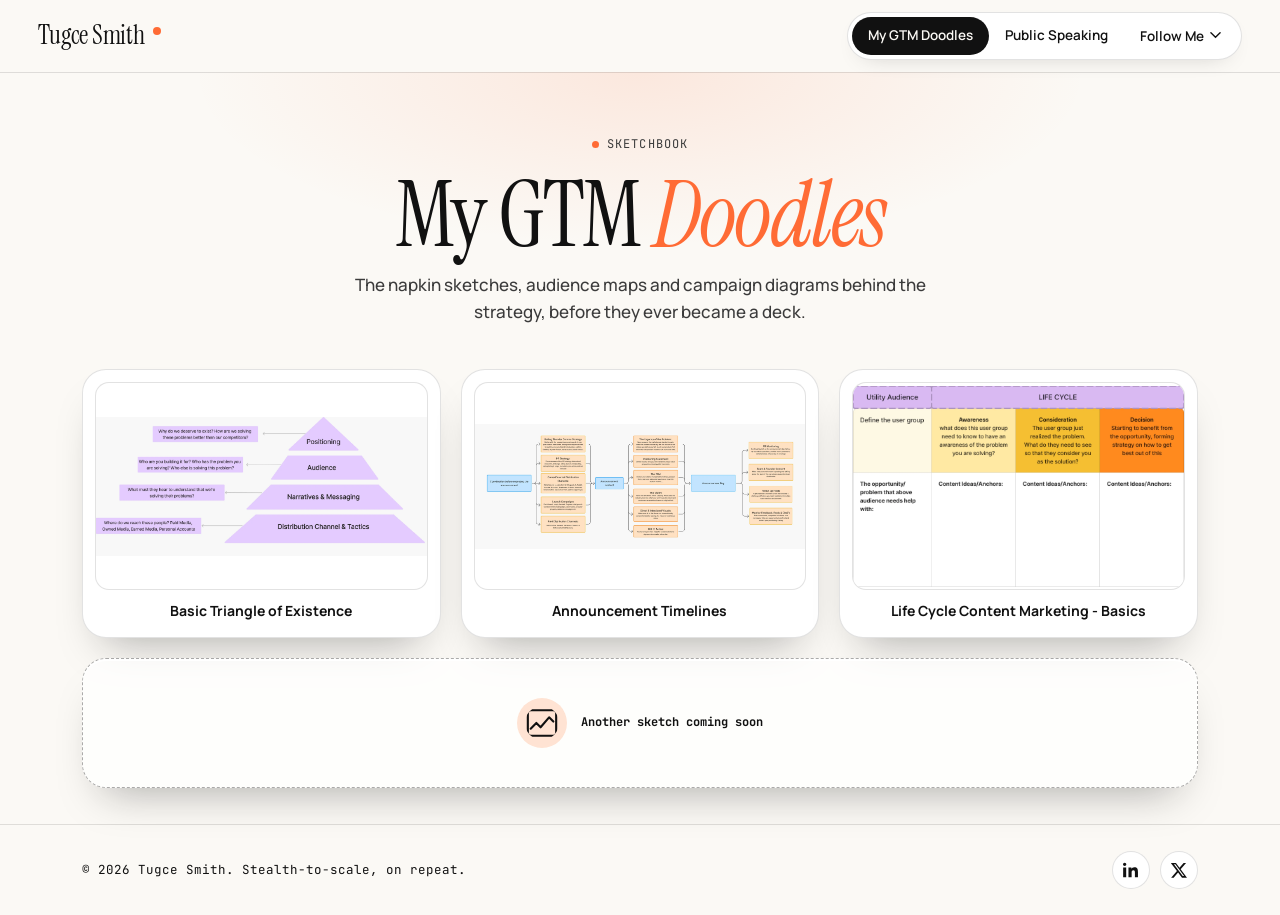
<file: doodles.html>
<!DOCTYPE html>
<html lang="en">
<head>
<meta charset="UTF-8">
<meta name="viewport" content="width=device-width, initial-scale=1.0">
<title>My GTM Doodles - Tugce Smith</title>
<link rel="icon" href="favicon.svg" type="image/svg+xml">
<link rel="icon" href="favicon-32.png" sizes="32x32" type="image/png">
<link rel="shortcut icon" href="favicon.ico">
<link rel="apple-touch-icon" href="apple-touch-icon.png">
<meta name="theme-color" content="#FBF9F5">
<script async src="https://www.googletagmanager.com/gtm.js?id=GTM-WJCMKFCZ"></script>
<script>window.dataLayer=window.dataLayer||[];function gtag(){dataLayer.push(arguments);}gtag('js',new Date());</script>
<link rel="stylesheet" href="styles.css">
<link rel="canonical" href="https://tbasmith.marketing/doodles">
</head>
<body>

<header class="site-header">
  <nav class="nav">
    <a href="/" class="logo">Tugce Smith</a>
    <button class="burger" aria-label="Toggle menu"><span></span><span></span><span></span></button>
    <div class="nav-menu">
      <div class="nav-links">
        <a href="/doodles" class="current">My GTM Doodles</a>
        <a href="/speaking">Public Speaking</a>
      </div>
      <div class="follow-wrap">
        <button class="follow-btn">Follow Me
          <svg viewBox="0 0 12 8" fill="none"><path d="M1 1L6 6L11 1" stroke="currentColor" stroke-width="1.5" stroke-linecap="round"/></svg>
        </button>
        <div class="follow-menu">
          <a href="https://linkedin.com/in/tugcesmith" target="_blank" rel="noopener">
            <svg viewBox="0 0 24 24" fill="currentColor" width="14" height="14"><path d="M4.98 3.5C4.98 4.88 3.86 6 2.5 6S0 4.88 0 3.5 1.12 1 2.5 1 4.98 2.12 4.98 3.5zM.22 8.24H4.8V23H.22V8.24zM8.2 8.24h4.38v2.02h.06c.61-1.15 2.1-2.37 4.32-2.37 4.62 0 5.47 3.04 5.47 6.99V23h-4.57v-6.86c0-1.64-.03-3.74-2.28-3.74-2.29 0-2.64 1.79-2.64 3.62V23H8.2V8.24z"/></svg>
            LinkedIn
          </a>
          <a href="https://x.com/tugcesmith" target="_blank" rel="noopener">
            <svg viewBox="0 0 24 24" fill="currentColor" width="14" height="14"><path d="M18.9 1.5h3.7l-8.1 9.3 9.5 12.7h-7.5l-5.9-7.7-6.7 7.7H0.2l8.7-10-9.1-12h7.6l5.3 7.1 6.2-7.1zm-1.3 19.5h2L6.5 3.4h-2.1l13.2 17.6z"/></svg>
            X / Twitter
          </a>
        </div>
      </div>
    </div>
  </nav>
</header>

<section class="page-hero">
  <div class="wrap" data-reveal>
    <div class="eyebrow">Sketchbook</div>
    <h1>My GTM <em>Doodles</em></h1>
    <p>The napkin sketches, audience maps and campaign diagrams behind the strategy, before they ever became a deck.</p>
  </div>
</section>

<section class="doodle-grid wrap">
  <a class="doodle-card has-img" href="#" data-full="1" aria-label="Open Basic Triangle of Existence"><div class="doodle-img"><img loading="lazy" decoding="async" src="images/doodle_triangle.webp" alt="Basic Triangle of Existence"></div><span>Basic Triangle of Existence</span></a><a class="doodle-card has-img" href="#" data-full="1" aria-label="Open Announcement Timelines"><div class="doodle-img"><img loading="lazy" decoding="async" src="images/doodle_timeline.webp" alt="Announcement Timelines"></div><span>Announcement Timelines</span></a><a class="doodle-card has-img" href="#" data-full="1" aria-label="Open Life Cycle Content Marketing - Basics"><div class="doodle-img"><img loading="lazy" decoding="async" src="images/doodle_lifecycle.webp" alt="Life Cycle Content Marketing - Basics"></div><span>Life Cycle Content Marketing - Basics</span></a><div class="doodle-card ph"><svg viewBox="0 0 24 24" fill="none"><path d="M4 16l4-4 3 3 6-7 3 3" stroke="currentColor" stroke-width="1.5" stroke-linecap="round" stroke-linejoin="round"/><rect x="2" y="3" width="20" height="18" rx="2" stroke="currentColor" stroke-width="1.5"/></svg><span>Another sketch coming soon</span></div>
</section>

<footer>
  <div class="wrap footer-row">
    <span>© 2026 Tugce Smith. Stealth-to-scale, on repeat.</span>
    <div class="footer-socials">
      <a href="https://linkedin.com/in/tugcesmith" target="_blank" rel="noopener" aria-label="LinkedIn">
        <svg viewBox="0 0 24 24"><path d="M4.98 3.5C4.98 4.88 3.86 6 2.5 6S0 4.88 0 3.5 1.12 1 2.5 1 4.98 2.12 4.98 3.5zM.22 8.24H4.8V23H.22V8.24zM8.2 8.24h4.38v2.02h.06c.61-1.15 2.1-2.37 4.32-2.37 4.62 0 5.47 3.04 5.47 6.99V23h-4.57v-6.86c0-1.64-.03-3.74-2.28-3.74-2.29 0-2.64 1.79-2.64 3.62V23H8.2V8.24z"/></svg>
      </a>
      <a href="https://x.com/tugcesmith" target="_blank" rel="noopener" aria-label="X / Twitter">
        <svg viewBox="0 0 24 24"><path d="M18.9 1.5h3.7l-8.1 9.3 9.5 12.7h-7.5l-5.9-7.7-6.7 7.7H0.2l8.7-10-9.1-12h7.6l5.3 7.1 6.2-7.1zm-1.3 19.5h2L6.5 3.4h-2.1l13.2 17.6z"/></svg>
      </a>
    </div>
  </div>
</footer>

<div class="lightbox" id="lightbox" hidden><button class="lb-close" aria-label="Close">&times;</button><div class="lb-scroll"><img alt=""></div></div>
<script src="script.js" defer></script>
</body>
</html>
</file>
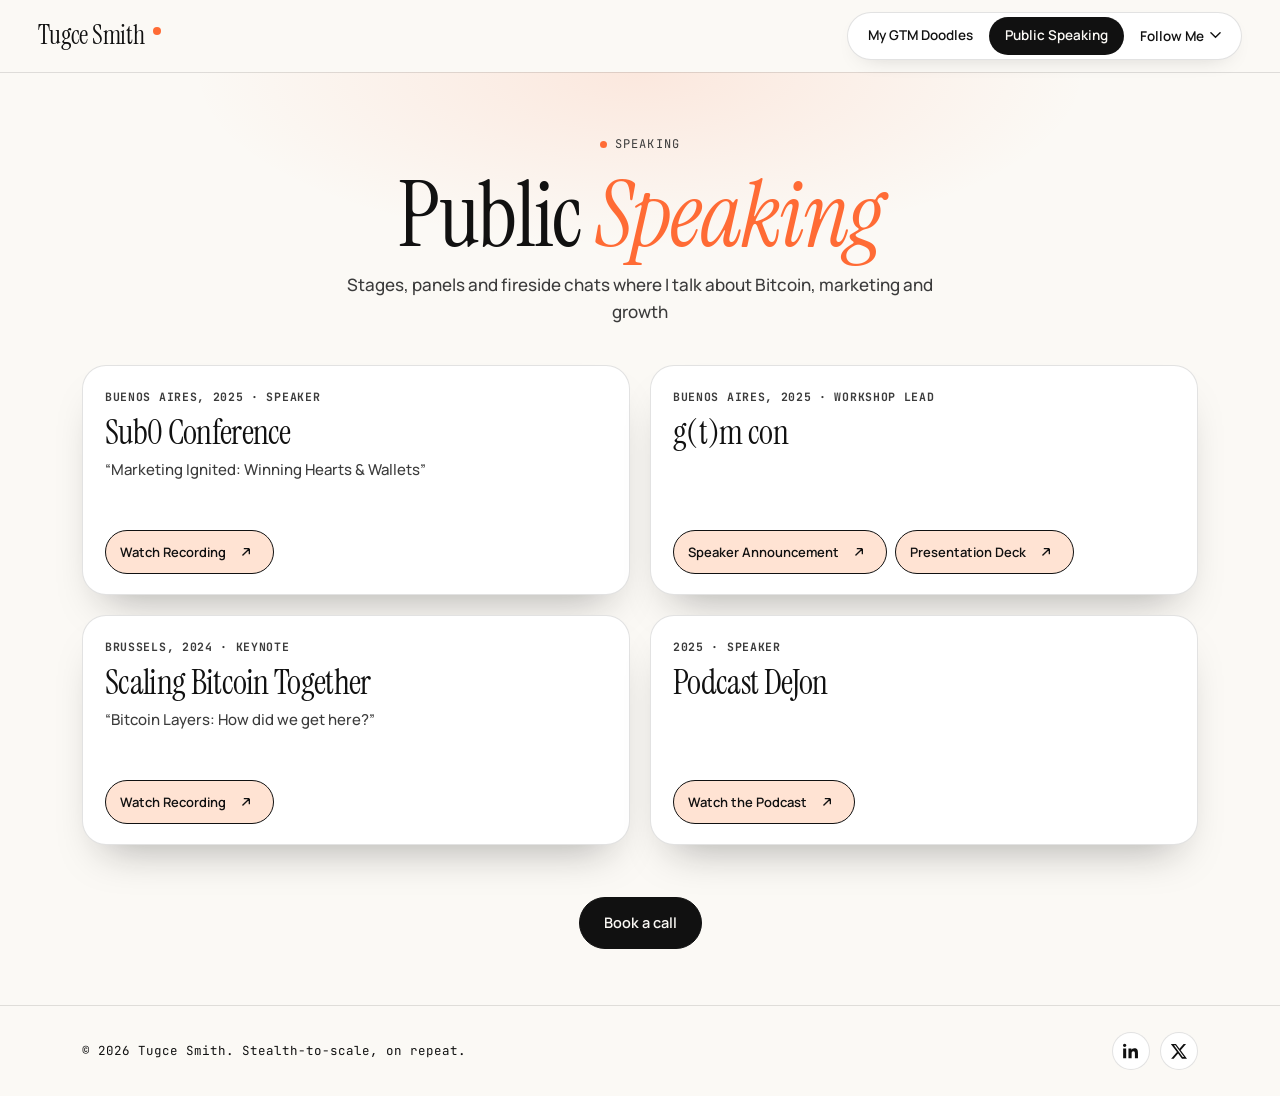
<file: speaking.html>
<!DOCTYPE html>
<html lang="en">
<head>
<meta charset="UTF-8">
<meta name="viewport" content="width=device-width, initial-scale=1.0">
<title>Public Speaking - Tugce Smith</title>
<link rel="icon" href="favicon.svg" type="image/svg+xml">
<link rel="icon" href="favicon-32.png" sizes="32x32" type="image/png">
<link rel="shortcut icon" href="favicon.ico">
<link rel="apple-touch-icon" href="apple-touch-icon.png">
<meta name="theme-color" content="#FBF9F5">
<script async src="https://www.googletagmanager.com/gtm.js?id=GTM-WJCMKFCZ"></script>
<script>window.dataLayer=window.dataLayer||[];function gtag(){dataLayer.push(arguments);}gtag('js',new Date());</script>
<link rel="stylesheet" href="styles.css">
<link rel="canonical" href="https://tbasmith.marketing/speaking">
</head>
<body>

<header class="site-header">
  <nav class="nav">
    <a href="/" class="logo">Tugce Smith</a>
    <button class="burger" aria-label="Toggle menu"><span></span><span></span><span></span></button>
    <div class="nav-menu">
      <div class="nav-links">
        <a href="/doodles">My GTM Doodles</a>
        <a href="/speaking" class="current">Public Speaking</a>
      </div>
      <div class="follow-wrap">
        <button class="follow-btn">Follow Me
          <svg viewBox="0 0 12 8" fill="none"><path d="M1 1L6 6L11 1" stroke="currentColor" stroke-width="1.5" stroke-linecap="round"/></svg>
        </button>
        <div class="follow-menu">
          <a href="https://linkedin.com/in/tugcesmith" target="_blank" rel="noopener">
            <svg viewBox="0 0 24 24" fill="currentColor" width="14" height="14"><path d="M4.98 3.5C4.98 4.88 3.86 6 2.5 6S0 4.88 0 3.5 1.12 1 2.5 1 4.98 2.12 4.98 3.5zM.22 8.24H4.8V23H.22V8.24zM8.2 8.24h4.38v2.02h.06c.61-1.15 2.1-2.37 4.32-2.37 4.62 0 5.47 3.04 5.47 6.99V23h-4.57v-6.86c0-1.64-.03-3.74-2.28-3.74-2.29 0-2.64 1.79-2.64 3.62V23H8.2V8.24z"/></svg>
            LinkedIn
          </a>
          <a href="https://x.com/tugcesmith" target="_blank" rel="noopener">
            <svg viewBox="0 0 24 24" fill="currentColor" width="14" height="14"><path d="M18.9 1.5h3.7l-8.1 9.3 9.5 12.7h-7.5l-5.9-7.7-6.7 7.7H0.2l8.7-10-9.1-12h7.6l5.3 7.1 6.2-7.1zm-1.3 19.5h2L6.5 3.4h-2.1l13.2 17.6z"/></svg>
            X / Twitter
          </a>
        </div>
      </div>
    </div>
  </nav>
</header>

<section class="page-hero">
  <div class="wrap" data-reveal>
    <div class="eyebrow">Speaking</div>
    <h1>Public <em>Speaking</em></h1>
    <p>Stages, panels and fireside chats where I talk about Bitcoin, marketing and growth</p>
  </div>
</section>

<section class="about-body">
  <div class="wrap" data-reveal>
    </div>
  <div class="wrap doodle-grid" style="padding-top:0;">
    <article class="doodle-card talk-card"><div class="talk-meta">Buenos Aires, 2025 &middot; Speaker</div><h3>Sub0 Conference</h3><p class="talk-title">&ldquo;Marketing Ignited: Winning Hearts &amp; Wallets&rdquo;</p><div class="talk-links"><a class="pill" href="https://www.youtube.com/watch?v=C_j9yF1tc4E" target="_blank" rel="noopener">Watch Recording<svg viewBox="0 0 12 12" fill="none" stroke="currentColor" stroke-width="1.6" stroke-linecap="round" stroke-linejoin="round"><path d="M2 10L10 2M4 2h6v6"/></svg></a></div></article><article class="doodle-card talk-card"><div class="talk-meta">Buenos Aires, 2025 &middot; Workshop Lead</div><h3>g(t)m con</h3><div class="talk-links"><a class="pill" href="https://x.com/clairekart/status/1988404371668037913" target="_blank" rel="noopener">Speaker Announcement<svg viewBox="0 0 12 12" fill="none" stroke="currentColor" stroke-width="1.6" stroke-linecap="round" stroke-linejoin="round"><path d="M2 10L10 2M4 2h6v6"/></svg></a><a class="pill" href="https://docs.google.com/presentation/d/17YO5I8BFfneixx44NBXhtOaJOEU7-oSU/" target="_blank" rel="noopener">Presentation Deck<svg viewBox="0 0 12 12" fill="none" stroke="currentColor" stroke-width="1.6" stroke-linecap="round" stroke-linejoin="round"><path d="M2 10L10 2M4 2h6v6"/></svg></a></div></article><article class="doodle-card talk-card"><div class="talk-meta">Brussels, 2024 &middot; Keynote</div><h3>Scaling Bitcoin Together</h3><p class="talk-title">&ldquo;Bitcoin Layers: How did we get here?&rdquo;</p><div class="talk-links"><a class="pill" href="https://www.youtube.com/watch?v=jcEjeY1pXa8" target="_blank" rel="noopener">Watch Recording<svg viewBox="0 0 12 12" fill="none" stroke="currentColor" stroke-width="1.6" stroke-linecap="round" stroke-linejoin="round"><path d="M2 10L10 2M4 2h6v6"/></svg></a></div></article><article class="doodle-card talk-card"><div class="talk-meta">2025 &middot; Speaker</div><h3>Podcast DeJon</h3><div class="talk-links"><a class="pill" href="https://x.com/dejondefi/status/1955989794489544817" target="_blank" rel="noopener">Watch the Podcast<svg viewBox="0 0 12 12" fill="none" stroke="currentColor" stroke-width="1.6" stroke-linecap="round" stroke-linejoin="round"><path d="M2 10L10 2M4 2h6v6"/></svg></a></div></article>
  </div>
  <div class="wrap">
    <div class="btn-row" style="margin-top:16px;">
      <a class="btn btn-primary" href="https://calendly.com/tbasmith95" target="_blank" rel="noopener">Book a call</a>
    </div>
  </div>
</section>

<footer>
  <div class="wrap footer-row">
    <span>© 2026 Tugce Smith. Stealth-to-scale, on repeat.</span>
    <div class="footer-socials">
      <a href="https://linkedin.com/in/tugcesmith" target="_blank" rel="noopener" aria-label="LinkedIn">
        <svg viewBox="0 0 24 24"><path d="M4.98 3.5C4.98 4.88 3.86 6 2.5 6S0 4.88 0 3.5 1.12 1 2.5 1 4.98 2.12 4.98 3.5zM.22 8.24H4.8V23H.22V8.24zM8.2 8.24h4.38v2.02h.06c.61-1.15 2.1-2.37 4.32-2.37 4.62 0 5.47 3.04 5.47 6.99V23h-4.57v-6.86c0-1.64-.03-3.74-2.28-3.74-2.29 0-2.64 1.79-2.64 3.62V23H8.2V8.24z"/></svg>
      </a>
      <a href="https://x.com/tugcesmith" target="_blank" rel="noopener" aria-label="X / Twitter">
        <svg viewBox="0 0 24 24"><path d="M18.9 1.5h3.7l-8.1 9.3 9.5 12.7h-7.5l-5.9-7.7-6.7 7.7H0.2l8.7-10-9.1-12h7.6l5.3 7.1 6.2-7.1zm-1.3 19.5h2L6.5 3.4h-2.1l13.2 17.6z"/></svg>
      </a>
    </div>
  </div>
</footer>

<script src="script.js" defer></script>
</body>
</html>
</file>
<file: styles.css>
@import url('https://fonts.googleapis.com/css2?family=Instrument+Serif:ital@0;1&family=Manrope:wght@400;500;600;700;800&family=JetBrains+Mono:wght@400;500;700&display=swap');:root{--cream:#FBF9F5;--sand:#F4EFE6;--paper:#FFFFFF;--ink:#111111;--soft:#3B3B3B;--orange:#FF6B35;--peach:#FFE3D3;--hair:rgba(17,17,17,.12);--serif:'Instrument Serif','Times New Roman',Georgia,serif;--body:'Manrope',sans-serif;--mono:'JetBrains Mono',monospace;--ease:cubic-bezier(.22,1,.36,1);--glass:rgba(255,255,255,.72);--float:0 24px 44px -22px rgba(17,17,17,.35),0 2px 0 rgba(255,255,255,.9) inset;--max:1180px;}*,*::before,*::after{box-sizing:border-box;min-width:0;}html{background:#FBF9F5;scroll-behavior:smooth;overflow-x:clip;scroll-padding-top:60px;}html.snap{scroll-snap-type:y proximity;}@media (prefers-reduced-motion:reduce){html{scroll-behavior:auto;}html.snap{scroll-snap-type:none;}}body{margin:0;background:var(--cream);color:var(--ink);font-family:var(--body);font-size:17px;line-height:1.6;-webkit-font-smoothing:antialiased;overflow-x:clip;}img{max-width:100%;display:block;}a{color:inherit;}.wrap{max-width:var(--max);margin:0 auto;padding:0 32px;width:100%;}h1,h2,h3{font-family:var(--serif);font-weight:400;line-height:1.02;margin:0 0 .4em;letter-spacing:-.02em;}h2 em,h1 em,h3 em{font-style:italic;}.eyebrow{font-family:var(--mono);font-size:12px;letter-spacing:.1em;text-transform:uppercase;display:inline-flex;align-items:center;gap:8px;margin-bottom:16px;color:var(--soft);}.eyebrow::before{content:'';width:7px;height:7px;border-radius:50%;background:var(--orange);}.btn{font-family:var(--body);font-size:14.5px;font-weight:600;text-decoration:none;display:inline-flex;align-items:center;gap:10px;padding:13px 24px;border-radius:100px;border:1px solid var(--ink);cursor:pointer;white-space:nowrap;transition:transform .3s var(--ease),box-shadow .3s var(--ease),background .2s;}.btn-primary{background:var(--ink);color:var(--cream);}.btn-ghost{background:var(--paper);color:var(--ink);border-color:var(--hair);box-shadow:0 1px 0 rgba(17,17,17,.04);}.btn:hover{transform:translateY(-3px);box-shadow:0 14px 24px -12px rgba(17,17,17,.4);}.btn-primary:hover{background:var(--orange);color:var(--ink);border-color:var(--ink);}.btn-row{display:flex;gap:12px;flex-wrap:wrap;}header.site-header{position:sticky;top:0;z-index:60;background:#FBF9F5;box-shadow:0 1px 0 var(--hair);}.nav{display:flex;align-items:center;justify-content:space-between;padding:12px 3vw;max-width:none;margin:0 auto;}.logo{font-family:var(--serif);font-size:26px;text-decoration:none;letter-spacing:-.01em;display:inline-flex;align-items:center;gap:8px;}.logo::after{content:'';width:8px;height:8px;border-radius:50%;background:var(--orange);margin-top:-10px;}.nav-menu{display:flex;align-items:center;background:var(--paper);border:1px solid var(--hair);border-radius:100px;padding:4px;box-shadow:0 8px 24px -16px rgba(17,17,17,.3);}.nav-links{display:flex;align-items:center;}.nav-links a,.follow-btn{font-family:var(--body);font-size:13.5px;font-weight:600;text-decoration:none;color:var(--ink);padding:8px 16px;border-radius:100px;border:0;background:none;white-space:nowrap;cursor:pointer;transition:background .2s;}.nav-links a:hover,.follow-btn:hover{background:var(--sand);}.nav-links a.current{background:var(--ink);color:var(--cream);}.follow-wrap{position:relative;}.follow-btn{display:flex;align-items:center;gap:6px;}.follow-btn svg{width:11px;height:11px;transition:transform .2s;}.follow-wrap.open .follow-btn svg{transform:rotate(180deg);}.follow-menu{position:absolute;right:0;top:calc(100% + 12px);background:var(--paper);border:1px solid var(--hair);border-radius:18px;padding:8px;min-width:176px;box-shadow:var(--float);opacity:0;visibility:hidden;transform:translateY(-6px);transition:all .25s var(--ease);}.follow-wrap.open .follow-menu{opacity:1;visibility:visible;transform:none;}.follow-menu a{display:flex;align-items:center;gap:10px;padding:10px 12px;border-radius:10px;font-size:13.5px;font-weight:600;text-decoration:none;}.follow-menu a:hover{background:var(--sand);}.burger{display:none;background:none;border:none;cursor:pointer;padding:8px;}.burger span{display:block;width:22px;height:2px;background:var(--ink);margin:5px 0;border-radius:2px;}.hero{position:relative;min-height:calc(100vh - 60px);display:flex;flex-direction:column;scroll-snap-align:start;overflow:hidden;background:radial-gradient(60% 50% at 50% 78%,rgba(255,107,53,.13),transparent 70%),var(--cream);}.hero-text{text-align:center;padding:22px 32px 0;max-width:1100px;margin:0 auto;position:relative;z-index:6;}.hero h1{font-size:clamp(38px,4.7vw,66px);margin:0 0 4px;}.hero h1 em{display:block;font-style:italic;}.hero p.bio{font-size:14.5px;line-height:1.55;color:var(--soft);max-width:74ch;margin:12px auto 18px;font-weight:500;}.hero .btn-row{justify-content:center;}.stage{position:relative;flex:1;width:100%;margin:0 auto;height:calc(660px * var(--s,1));min-height:0;flex:none;}.canvas{position:absolute;left:50%;top:0;width:1440px;height:660px;margin-left:-720px;transform:scale(var(--s,1));transform-origin:50% 0;}.figure{position:absolute;left:357px;top:0;width:726px;height:660px;z-index:3;}.figure .crop{position:absolute;inset:0;overflow:hidden;border-radius:0;}.figure img.cutout{position:absolute;left:0;top:0;width:100%;height:auto;max-width:none;filter:drop-shadow(0 18px 24px rgba(17,17,17,.16));}.lines{position:absolute;inset:0;width:100%;height:100%;z-index:4;pointer-events:none;overflow:visible;}.lines path{fill:none;stroke:rgba(17,17,17,.6);stroke-width:1.6;stroke-dasharray:var(--len,1200);stroke-dashoffset:var(--len,1200);animation:drawLine 1.8s var(--ease) 1s forwards;}.lines circle{fill:var(--orange);stroke:#fff;stroke-width:2.5;opacity:0;animation:fadeIn .5s ease 2s forwards;filter:drop-shadow(0 2px 4px rgba(17,17,17,.3));}@keyframes drawLine{to{stroke-dashoffset:0;}}@keyframes fadeIn{to{opacity:1;}}.fcard{position:absolute;z-index:5;width:236px;padding:18px 20px 18px;border-radius:24px;background:var(--glass);backdrop-filter:blur(14px);-webkit-backdrop-filter:blur(14px);border:1px solid rgba(255,255,255,.9);box-shadow:var(--float);text-decoration:none;color:var(--ink);transition:transform .45s var(--ease),box-shadow .3s var(--ease),background .3s;}.fcard:hover{transform:translateY(-6px) rotate(0deg) !important;background:#fff;box-shadow:0 30px 50px -22px rgba(17,17,17,.45);}.fcard .ficon{width:34px;height:34px;border-radius:50%;background:var(--peach);display:flex;align-items:center;justify-content:center;margin-bottom:12px;}.fcard .ficon svg{width:17px;height:17px;}.fcard h3{font-family:var(--body);font-size:17px;font-weight:700;line-height:1.28;letter-spacing:-.01em;margin:0 0 6px;}.fcard p{font-size:13.5px;line-height:1.5;color:var(--soft);margin:0;font-weight:500;}.fcard .go{position:absolute;top:16px;right:16px;width:26px;height:26px;border-radius:50%;border:1px solid var(--hair);display:flex;align-items:center;justify-content:center;transition:background .25s,transform .25s var(--ease);}.fcard .go svg{width:11px;height:11px;}.fcard:hover .go{background:var(--orange);transform:rotate(45deg);}.fc1{left:36px;top:24px;transform:rotate(-4deg);}.fc2{left:58px;bottom:20px;transform:rotate(3deg);}.fc3{right:36px;top:40px;transform:rotate(4deg);}.fc4{right:58px;bottom:20px;transform:rotate(-3deg);}@keyframes bob{0%,100%{translate:0 0;}50%{translate:0 -9px;}}.vcard{position:absolute;z-index:6;width:290px;aspect-ratio:16/9;border-radius:18px;overflow:hidden;background:var(--ink);border:3px solid #fff;box-shadow:var(--float);}.vcard video{width:100%;height:100%;object-fit:cover;display:block;}.vcard .vlabel{position:absolute;left:8px;right:8px;bottom:8px;font-family:var(--mono);font-size:11.5px;font-weight:700;letter-spacing:.02em;background:rgba(255,255,255,.88);backdrop-filter:blur(6px);color:var(--ink);padding:5px 9px;border-radius:100px;text-align:center;white-space:nowrap;overflow:hidden;text-overflow:ellipsis;}.vcard.empty{background:linear-gradient(150deg,#2a2a2a,#111);}.vcard.empty::before{content:'';position:absolute;left:50%;top:42%;width:38px;height:38px;margin:-19px 0 0 -19px;border-radius:50%;border:1.5px solid rgba(255,255,255,.7);background:rgba(255,255,255,.08);}.vcard.empty::after{content:'';position:absolute;left:50%;top:42%;margin:-7px 0 0 -4px;border-left:11px solid #fff;border-top:7px solid transparent;border-bottom:7px solid transparent;}.v1{left:-35px;top:250px;transform:rotate(-7deg);}.v2{left:480px;top:20px;transform:rotate(6deg);}.v3{left:480px;top:430px;transform:rotate(-5deg);width:268px;}.badge{position:absolute;right:-2%;top:-14%;width:104px;height:104px;z-index:4;animation:spin 26s linear infinite;}.badge text{font-family:var(--mono);font-size:9.6px;font-weight:700;letter-spacing:.18em;fill:var(--ink);}@keyframes spin{to{transform:rotate(360deg);}}.scroll-cue{position:absolute;bottom:14px;left:50%;transform:translateX(-50%);z-index:8;display:flex;flex-direction:column;align-items:center;gap:2px;pointer-events:none;}.scroll-cue svg{width:18px;height:18px;display:block;}.scroll-cue svg path{stroke:var(--ink);stroke-width:2.5;}.scroll-cue svg:nth-child(1){animation:chev 1.6s ease-in-out infinite;}.scroll-cue svg:nth-child(2){animation:chev 1.6s ease-in-out .2s infinite;margin-top:-10px;}@keyframes chev{0%{opacity:.15;transform:translateY(-3px);}40%{opacity:1;transform:none;}100%{opacity:.15;transform:translateY(3px);}}.hero .scroll-cue{display:none;}.case-intro{position:relative;padding:96px 0;background:var(--sand);border-top:1px solid var(--hair);}.case-grid{display:grid;grid-template-columns:1fr 1.05fr;gap:56px;align-items:center;}.case-intro h2{font-size:clamp(36px,4.8vw,64px);margin-bottom:18px;}.case-intro h2 em{color:var(--orange);}.case-intro p{font-size:18px;font-weight:500;max-width:52ch;margin:0;color:var(--soft);}.numbers .eyebrow{margin-bottom:14px;}.stat-row{display:grid;grid-template-columns:1fr 1fr;gap:16px;}.stat-card{border-radius:24px;padding:26px 24px;background:var(--paper);border:1px solid var(--hair);box-shadow:var(--float);min-height:150px;display:flex;flex-direction:column;justify-content:space-between;transition:transform .4s var(--ease);}.stat-card:hover{transform:translateY(-5px);}.stat-card:nth-child(1){background:var(--orange);border-color:var(--ink);}.stat-card:nth-child(4){background:var(--ink);color:var(--cream);}.stat-number{font-family:var(--serif);font-size:clamp(46px,5vw,68px);line-height:1;letter-spacing:-.02em;}.stat-label{font-family:var(--mono);font-size:11.5px;font-weight:700;letter-spacing:.07em;text-transform:uppercase;}.skill-section{position:relative;padding:88px 0 76px;min-height:100vh;display:flex;align-items:center;border-top:1px solid var(--hair);}.skill-section.alt{background:var(--sand);}.skill-inner{display:flex;flex-direction:column;gap:28px;width:100%;align-items:stretch;}.skill-text{max-width:760px;}.stage-tag{display:inline-block;font-family:var(--mono);font-size:12px;font-weight:700;letter-spacing:.06em;border:1px solid var(--ink);padding:6px 14px;border-radius:100px;margin-bottom:16px;}.skill-text h3{font-size:clamp(32px,4.2vw,54px);margin-bottom:14px;}.skill-text p{font-size:17.5px;font-weight:500;color:var(--soft);max-width:62ch;margin:0;}.carousel-wrap{width:100%;position:relative;}.carousel{display:flex;gap:20px;overflow-x:auto;scroll-snap-type:x mandatory;scroll-padding-left:12px;padding:18px 12px 28px;scrollbar-width:none;-ms-overflow-style:none;}.carousel::-webkit-scrollbar{display:none;}.carousel-card{position:relative;scroll-snap-align:start;flex:0 0 220px;border-radius:22px;background:var(--paper);border:1px solid var(--hair);box-shadow:var(--float);overflow:visible;transition:transform .45s var(--ease),box-shadow .3s;}.carousel-card:hover{transform:translateY(-6px);box-shadow:0 30px 50px -22px rgba(17,17,17,.4);}.tweet-carousel{align-items:flex-start;}.tweet-card{flex:0 0 350px;padding:10px;min-height:300px;}.tweet-card .twitter-tweet{margin:0 !important;}.tweet-card .carousel-caption{padding:12px 6px 10px;text-align:center;font-weight:700;}.press-card{flex:0 0 270px;display:flex;flex-direction:column;overflow:hidden;}.press-card .carousel-caption{padding:18px 16px 10px;font-weight:700;font-family:var(--body);font-size:14.5px;line-height:1.3;}.press-media{display:block;aspect-ratio:16/10;overflow:hidden;background:var(--sand);}.press-media img{width:100%;height:100%;object-fit:cover;transition:transform .5s var(--ease);}.press-card:hover .press-media img{transform:scale(1.06);}.press-source{padding:10px 16px 16px;font-family:var(--mono);font-size:11px;font-weight:500;}.carousel-media{position:relative;aspect-ratio:1/1;overflow:hidden;background:var(--ink);}.carousel-media video{width:100%;height:100%;object-fit:cover;display:block;}.carousel-caption{padding:16px 14px 8px;font-family:var(--mono);font-size:11.5px;font-weight:700;}.video-wide{flex:0 0 350px;padding:10px;}.video-wide .carousel-media{aspect-ratio:16/9;border-radius:14px;}.carousel-nav{display:flex;gap:10px;padding-left:12px;}.carousel-nav button{width:42px;height:42px;border-radius:50%;border:1px solid var(--ink);background:var(--paper);color:var(--ink);cursor:pointer;display:flex;align-items:center;justify-content:center;transition:background .2s,transform .3s var(--ease);}.carousel-nav button:hover{background:var(--ink);color:var(--cream);transform:translateY(-2px);}.pullquote{padding:96px 0;text-align:center;border-top:1px solid var(--hair);}.pullquote .wrap{max-width:900px;}.pullquote p{font-family:var(--serif);font-size:clamp(26px,3.6vw,44px);line-height:1.18;margin:0;letter-spacing:-.01em;}.pullquote .highlight{font-style:italic;background:linear-gradient(transparent 60%,rgba(255,107,53,.55) 60%,rgba(255,107,53,.55) 92%,transparent 92%);padding:0 .08em;}.final-cta{background:var(--ink);color:var(--cream);text-align:center;padding:88px 0;}.final-cta h2{font-size:clamp(40px,6vw,84px);margin-bottom:26px;}.final-cta h2 em{color:var(--orange);}.final-cta .btn-row{justify-content:center;}.final-cta .btn-primary{background:var(--orange);color:var(--ink);border-color:var(--orange);}.final-cta .btn-primary:hover{background:var(--cream);}.final-cta .btn-ghost{background:transparent;color:var(--cream);border-color:rgba(251,249,245,.4);}footer{padding:26px 0;background:var(--cream);border-top:1px solid var(--hair);}.footer-row{display:flex;justify-content:space-between;align-items:center;flex-wrap:wrap;gap:12px;}.footer-row span{font-family:var(--mono);font-size:12.5px;}.footer-socials{display:flex;gap:10px;}.footer-socials a{width:38px;height:38px;display:flex;align-items:center;justify-content:center;border:1px solid var(--hair);border-radius:50%;background:var(--paper);transition:background .2s,transform .3s var(--ease);}.footer-socials a:hover{background:var(--orange);transform:translateY(-3px);}.footer-socials svg{width:16px;height:16px;fill:currentColor;}.page-hero{padding:56px 0 24px;text-align:center;background:radial-gradient(50% 90% at 50% 0%,rgba(255,107,53,.12),transparent 70%);}.page-hero h1{font-size:clamp(44px,7vw,92px);margin-bottom:10px;}.page-hero h1 em{color:var(--orange);}.page-hero p{max-width:54ch;margin:0 auto;font-size:17px;color:var(--soft);font-weight:500;}.about-body{padding:16px 0 56px;}.about-body .intro{font-size:16.5px;font-weight:500;max-width:68ch;margin:0 auto 22px;text-align:center;color:var(--soft);}.about-body .btn-row{justify-content:center;margin-top:6px;}.doodle-grid{display:grid;grid-template-columns:repeat(5,1fr);gap:20px;padding:20px 32px 36px;}.doodle-card{aspect-ratio:1/1;border-radius:24px;border:1.5px dashed rgba(17,17,17,.35);background:var(--glass);display:flex;flex-direction:column;align-items:center;justify-content:center;gap:12px;text-align:center;padding:14px;box-shadow:var(--float);transition:transform .45s var(--ease),background .3s;}.doodle-card:nth-child(odd){transform:rotate(-1.5deg);}.doodle-card:nth-child(even){transform:rotate(1.5deg);}.doodle-card:hover{transform:translateY(-6px) rotate(0);background:#fff;}.doodle-card svg{width:34px;height:34px;padding:8px;box-sizing:content-box;background:var(--peach);border-radius:50%;}.doodle-card span{font-family:var(--mono);font-size:12px;font-weight:700;}@media (pointer:fine) and (prefers-reduced-motion:no-preference){html,body,*{cursor:none !important;}}#btc-glow{position:fixed;top:0;left:0;width:180px;height:180px;transform:translate(-50%,-50%);pointer-events:none;z-index:9998;opacity:0;background:radial-gradient(circle,rgba(255,107,53,.2) 0%,rgba(255,107,53,0) 70%);transition:opacity .4s;}#btc-glow.active{opacity:1;}#btc-cursor{position:fixed;top:0;left:0;width:32px;height:32px;transform:translate(-50%,-50%);pointer-events:none;z-index:9999;opacity:0;transition:opacity .2s;}#btc-cursor.active{opacity:1;}.btc-cursor-scale{width:100%;height:100%;transition:transform .15s;}#btc-cursor.click .btc-cursor-scale{transform:scale(.72);}#btc-cursor.hover .btc-cursor-scale{transform:scale(1.25);}.btc-cursor-spin{display:block;width:100%;height:100%;}#btc-cursor.hover .btc-cursor-spin{animation:spin 1.4s linear infinite;}@keyframes rise{from{opacity:0;transform:translateY(24px);}to{opacity:1;transform:none;}}@keyframes pop{from{opacity:0;scale:.85;}to{opacity:1;scale:1;}}.hero h1{animation:rise 1s var(--ease) .05s both;}.hero p.bio{animation:rise 1s var(--ease) .2s both;}.hero .btn-row{animation:rise 1s var(--ease) .35s both;}.figure img.cutout{animation:rise 1.2s var(--ease) .3s both;}.fcard,.vcard{animation:pop .9s var(--ease) both,bob 7s ease-in-out infinite;animation-delay:.9s,1.8s;}.fc2{animation-delay:1.05s,0s;}.fc3{animation-delay:1.2s,0s;}.fc4{animation-delay:1.35s,0s;}.v1{animation-delay:1.1s,0s;}.v2{animation-delay:1.3s,0s;}.v3{animation-delay:1.5s,0s;}[data-reveal]{opacity:0;transform:translateY(28px);transition:opacity .9s var(--ease),transform .9s var(--ease);}[data-reveal].in-view{opacity:1;transform:none;}.carousel-wrap .carousel-card{opacity:0;translate:0 28px;transition:opacity .6s ease,translate .7s var(--ease),transform .45s var(--ease),box-shadow .3s;}.carousel-wrap.in-view .carousel-card{opacity:1;translate:0 0;}.carousel-wrap.in-view .carousel-card:nth-child(2){transition-delay:.1s;}.carousel-wrap.in-view .carousel-card:nth-child(3){transition-delay:.2s;}.carousel-wrap.in-view .carousel-card:nth-child(4){transition-delay:.3s;}.stat-row .stat-card,.doodle-grid .doodle-card{opacity:0;translate:0 26px;transition:opacity .6s,translate .7s var(--ease),transform .45s var(--ease),background .3s;}.stat-row.in-view .stat-card,.doodle-grid.in-view .doodle-card{opacity:1;translate:0 0;}.stat-row.in-view .stat-card:nth-child(2),.doodle-grid.in-view .doodle-card:nth-child(2){transition-delay:.1s;}.stat-row.in-view .stat-card:nth-child(3),.doodle-grid.in-view .doodle-card:nth-child(3){transition-delay:.2s;}.stat-row.in-view .stat-card:nth-child(4),.doodle-grid.in-view .doodle-card:nth-child(4){transition-delay:.3s;}.doodle-grid.in-view .doodle-card:nth-child(5){transition-delay:.4s;}@media (prefers-reduced-motion:reduce){*,*::before,*::after{animation:none !important;transition:none !important;}[data-reveal],.carousel-wrap .carousel-card,.stat-row .stat-card,.doodle-grid .doodle-card,.fcard,.vcard,.lines circle{opacity:1;translate:none;}.lines path{stroke-dashoffset:0;}}@media (max-width:980px){.case-grid{grid-template-columns:1fr;gap:36px;}.doodle-grid{grid-template-columns:repeat(3,1fr);}}@media (max-width:1099px){.hero{min-height:0;}.canvas{position:static;display:contents;width:auto;height:auto;margin:0;transform:none;}.hero-text{padding:22px 24px 0;}.stage{display:grid;grid-template-columns:1fr 1fr;gap:12px;align-items:start;height:auto;padding:28px 4vw 0;max-width:760px;margin:0 auto;}.fcard{position:relative;inset:auto !important;width:auto;transform:none !important;animation:none;opacity:1;padding:14px 15px;}.fcard .ficon{width:28px;height:28px;margin-bottom:8px;}.fcard .ficon svg{width:14px;height:14px;}.fcard h3{font-size:14px;padding-right:30px;}.fcard p{font-size:11.8px;}.fcard .go{width:24px;height:24px;top:12px;right:12px;}.fc1{grid-column:1;grid-row:1;}.fc3{grid-column:2;grid-row:1;}.fc2{grid-column:1;grid-row:2;}.fc4{grid-column:2;grid-row:2;}.figure{position:relative;left:auto;top:auto;grid-column:1 / -1;grid-row:3;justify-self:center;width:min(560px,88vw);height:auto;aspect-ratio:1.1/1;margin-top:64px;}.vcard{width:34% !important;}.v1{left:-12%;top:22%;}.v2{left:auto;right:-12%;top:2%;}.v3{left:auto;right:-6%;top:62%;}.fcard{width:auto !important;}.lines{inset:0;}.badge{display:none;}}@media (max-width:720px){.nav-menu{display:none;}.nav-menu.open{display:flex;flex-direction:column;align-items:stretch;gap:4px;position:absolute;top:100%;left:16px;right:16px;border-radius:22px;padding:10px;}.nav-menu.open .nav-links{flex-direction:column;align-items:stretch;}.nav-menu.open .follow-menu{position:static;box-shadow:none;opacity:1;visibility:visible;transform:none;display:none;border:0;}.nav-menu.open .follow-wrap.open .follow-menu{display:flex;flex-direction:column;}.burger{display:block;}.nav{padding:10px 20px;}.wrap{padding:0 20px;}.hero-text{padding:26px 20px 0;}.skill-section{min-height:0;}.tweet-card,.video-wide{flex-basis:min(310px,82vw);}.stage{padding:24px 14px 0;gap:10px;}.fcard{padding:12px 12px;border-radius:18px;}.fcard h3{font-size:12.5px;padding-right:24px;}.fcard p{font-size:10.5px;line-height:1.45;}.fcard .ficon{display:none;}.fcard .go{width:20px;height:20px;top:10px;right:10px;}.fcard .go svg{width:9px;height:9px;}.vcard{border-width:2px;border-radius:12px;}.vcard .vlabel{font-size:8px;padding:3px 6px;left:5px;right:5px;bottom:5px;}.figure{margin-top:70px;}.press-card{flex-basis:min(250px,76vw);}.doodle-grid{padding:18px 20px 30px;gap:16px;}.scroll-cue{display:none;}.stat-row{gap:12px;}.stat-card{padding:20px 18px;min-height:130px;}}@media (max-width:480px){.doodle-grid{grid-template-columns:repeat(2,1fr);}}.hero h1 em{font-size:.5em;line-height:1.15;margin-top:10px;letter-spacing:-.01em;}.doodle-grid{grid-template-columns:repeat(6,1fr);gap:20px;align-items:stretch;}.doodle-card{aspect-ratio:auto;min-height:130px;grid-column:span 3;}.doodle-card.ph{flex-direction:row;gap:14px;padding:18px;}.doodle-card.has-img,.doodle-card.talk-card{grid-column:span 2;}.doodle-card.has-img{padding:12px 12px 14px;border-style:solid;border-width:1px;border-color:var(--hair);background:var(--paper);text-decoration:none;color:var(--ink);justify-content:flex-start;gap:10px;}.doodle-img{width:100%;aspect-ratio:16/10;background:#fff;border-radius:14px;overflow:hidden;border:1px solid var(--hair);display:flex;align-items:center;justify-content:center;}.doodle-img img{width:100%;height:100%;object-fit:contain;}.doodle-card.has-img span{font-family:var(--body);font-size:14px;font-weight:700;}.doodle-card.has-img:hover .doodle-img{border-color:var(--ink);}.doodle-card.talk-card{align-items:flex-start;justify-content:flex-start;text-align:left;padding:22px 22px 20px;gap:8px;border-style:solid;border-width:1px;border-color:var(--hair);background:var(--paper);min-height:230px;}.talk-meta{font-family:var(--mono);font-size:11.5px;font-weight:700;letter-spacing:.06em;text-transform:uppercase;color:var(--soft);}.talk-card h3{font-family:var(--serif);font-size:34px;line-height:1.05;margin:0;}.talk-title{font-size:15px;font-weight:500;color:var(--soft);margin:0;line-height:1.4;}.talk-links{display:flex;flex-wrap:wrap;gap:8px;margin-top:auto;padding-top:10px;}.pill{display:inline-flex;align-items:center;gap:7px;font-family:var(--body);font-size:13px;font-weight:600;text-decoration:none;color:var(--ink);background:var(--peach);border:1px solid var(--ink);border-radius:100px;padding:8px 14px;transition:background .2s,transform .3s var(--ease);}.pill svg{width:10px;height:10px;}.pill:hover{background:var(--orange);transform:translateY(-2px);}.doodle-card.talk-card,.doodle-card.has-img,.doodle-card.ph{transform:none;}.doodle-card.has-img:hover,.doodle-card.talk-card:hover,.doodle-card.ph:hover{transform:translateY(-5px);}.doodle-card.has-img,.doodle-card.talk-card{cursor:pointer;}.doodle-card.talk-card{cursor:default;}.lightbox{position:fixed;inset:0;z-index:200;background:rgba(17,17,17,.9);display:flex;align-items:center;justify-content:center;padding:4vh 3vw;}.lightbox[hidden]{display:none;}.lb-scroll{max-width:100%;max-height:100%;overflow:auto;border-radius:14px;background:#fff;}.lb-scroll img{display:block;max-width:94vw;max-height:88vh;width:auto;height:auto;cursor:zoom-in;}.lb-scroll img.zoom{max-width:none;max-height:none;width:200vw;cursor:zoom-out;}.lb-close{position:absolute;top:14px;right:18px;width:44px;height:44px;border-radius:50%;border:1px solid rgba(255,255,255,.5);background:rgba(255,255,255,.1);color:#fff;font-size:28px;line-height:1;cursor:pointer;}@media (max-width:980px){.doodle-grid{grid-template-columns:repeat(2,1fr);}.doodle-card.has-img,.doodle-card.talk-card{grid-column:span 2;}.doodle-card.ph{grid-column:span 1;flex-direction:column;text-align:center;}.talk-card h3{font-size:30px;}}@media (max-width:480px){.doodle-grid{grid-template-columns:repeat(2,1fr);}}.talk-card{grid-column:span 3 !important;}.doodle-card.ph{grid-column:span 6;}@media (max-width:980px){.talk-card{grid-column:span 2 !important;}.doodle-card.ph{grid-column:span 2;}}@media (max-width:1099px){.figure{grid-row:1;margin-top:54px;margin-bottom:34px;}.fc1{grid-column:1;grid-row:2;}.fc3{grid-column:2;grid-row:2;}.fc2{grid-column:1;grid-row:3;}.fc4{grid-column:2;grid-row:3;}.stage{padding-bottom:34px;}}@media (max-width:720px){.figure{margin-top:46px;margin-bottom:30px;}}
</file>
